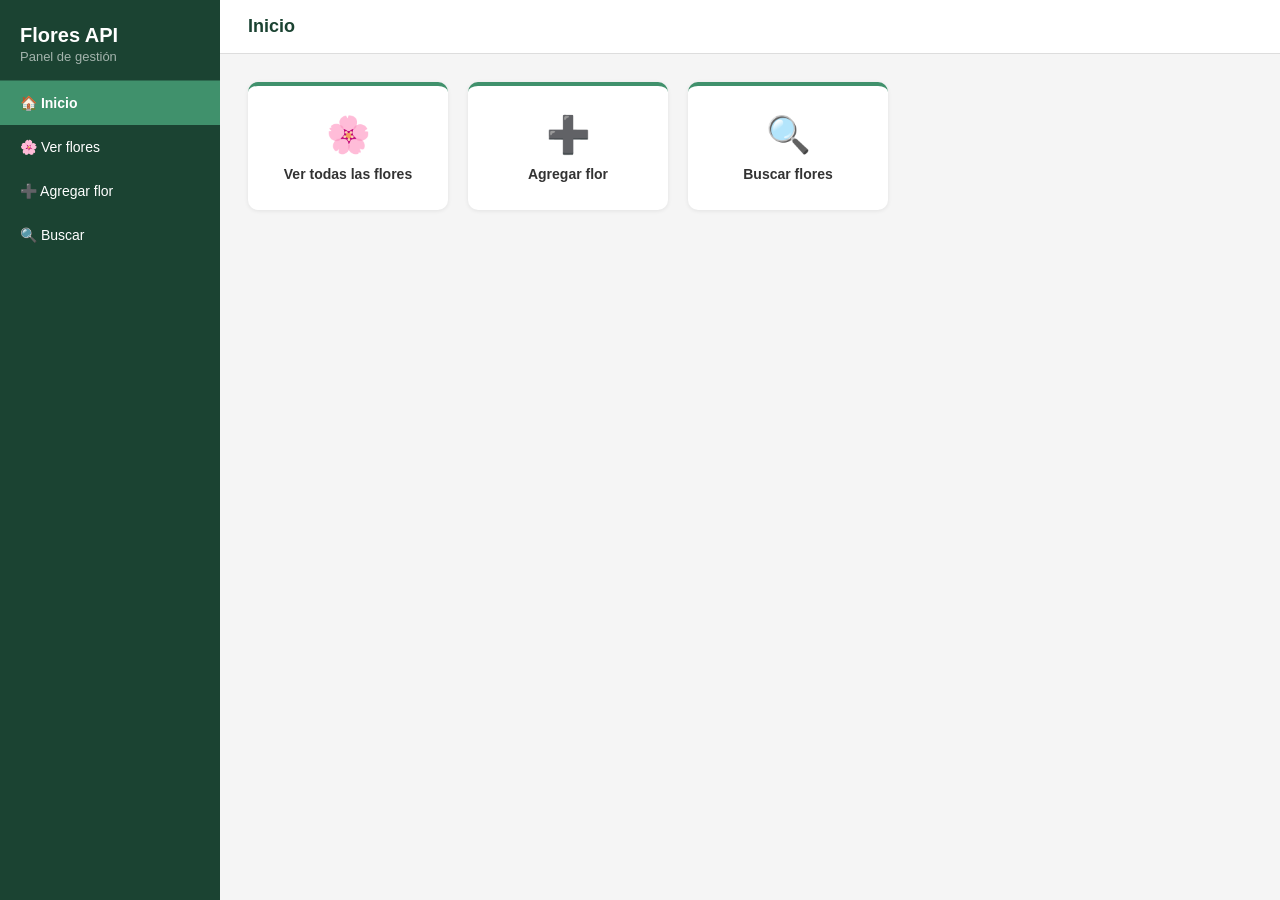
<file: index.html>
<!DOCTYPE html>
<html lang="es">
<head>
    <meta charset="UTF-8">
    <title>Flores</title>
    <style>
        * { box-sizing: border-box; margin: 0; padding: 0; }
        body { font-family: Arial, sans-serif; background: #f5f5f5; display: flex; height: 100vh; overflow: hidden; }

        /* SIDEBAR */
        .sidebar {
            width: 220px;
            background: #1b4332;
            color: white;
            display: flex;
            flex-direction: column;
            flex-shrink: 0;
        }
        .sidebar-logo {
            padding: 24px 20px 16px;
            font-size: 20px;
            font-weight: bold;
            border-bottom: 1px solid #2d6a4f;
        }
        .sidebar-logo span { font-size: 13px; font-weight: normal; display: block; opacity: 0.6; margin-top: 2px; }
        .nav-item {
            padding: 14px 20px;
            cursor: pointer;
            font-size: 14px;
            display: flex;
            align-items: center;
            gap: 10px;
            transition: background 0.15s;
            background: none;
            border: none;
            color: white;
            width: 100%;
            text-align: left;
        }
        .nav-item:hover { background: #2d6a4f; }
        .nav-item.active { background: #40916c; font-weight: bold; }

        /* MAIN */
        .main { flex: 1; display: flex; flex-direction: column; overflow: hidden; }

        .topbar {
            background: white;
            padding: 16px 28px;
            border-bottom: 1px solid #ddd;
            font-size: 18px;
            font-weight: bold;
            color: #1b4332;
        }

        .content { flex: 1; overflow-y: auto; padding: 28px; }

        /* PAGES */
        .page { display: none; }
        .page.active { display: block; }

        /* HOME */
        .cards-grid { display: flex; gap: 20px; flex-wrap: wrap; }
        .home-card {
            background: white;
            border-radius: 10px;
            padding: 28px 24px;
            width: 200px;
            cursor: pointer;
            box-shadow: 0 1px 4px rgba(0,0,0,0.08);
            text-align: center;
            transition: box-shadow 0.15s, transform 0.15s;
            border-top: 4px solid #40916c;
            border-left: none;
            border-right: none;
            border-bottom: none;
            font-family: Arial, sans-serif;
        }
        .home-card:hover { box-shadow: 0 4px 14px rgba(0,0,0,0.13); transform: translateY(-2px); }
        .home-card .icon { font-size: 36px; margin-bottom: 10px; }
        .home-card .label { font-size: 14px; font-weight: bold; color: #333; }

        /* TABLE */
        table { width: 100%; border-collapse: collapse; background: white; border-radius: 8px; overflow: hidden; box-shadow: 0 1px 4px rgba(0,0,0,0.08); }
        th { background: #1b4332; color: white; padding: 12px 14px; text-align: left; font-size: 13px; }
        td { padding: 11px 14px; border-bottom: 1px solid #f0f0f0; font-size: 13px; }
        tr:last-child td { border-bottom: none; }
        tr:hover td { background: #f9fef9; }
        .badge-si { background: #d8f3dc; color: #1b4332; padding: 2px 8px; border-radius: 10px; font-size: 11px; }
        .badge-no { background: #fde8e8; color: #cc3333; padding: 2px 8px; border-radius: 10px; font-size: 11px; }

        .btn { padding: 7px 14px; border: none; border-radius: 5px; cursor: pointer; font-size: 12px; font-weight: bold; }
        .btn-edit   { background: #fff3cd; color: #856404; }
        .btn-delete { background: #fde8e8; color: #cc3333; }
        .btn-edit:hover   { background: #ffe69c; }
        .btn-delete:hover { background: #f5c6cb; }
        .btn-primary { background: #40916c; color: white; padding: 9px 20px; font-size: 13px; border-radius: 6px; border: none; cursor: pointer; font-weight: bold; }
        .btn-primary:hover { background: #2d6a4f; }
        .btn-secondary { background: #eee; color: #555; padding: 9px 20px; font-size: 13px; border-radius: 6px; border: none; cursor: pointer; }

        /* FORM */
        .form-card { background: white; border-radius: 10px; padding: 28px; max-width: 560px; box-shadow: 0 1px 4px rgba(0,0,0,0.08); }
        .form-row { margin-bottom: 16px; }
        .form-row label { display: block; font-size: 12px; font-weight: bold; color: #444; margin-bottom: 5px; }
        .form-row input, .form-row select, .form-row textarea {
            width: 100%; padding: 9px 12px; border: 1px solid #ccc; border-radius: 6px; font-size: 13px;
        }
        .form-row input:focus, .form-row select:focus { outline: none; border-color: #40916c; }
        .form-cols { display: flex; gap: 14px; }
        .form-cols .form-row { flex: 1; }
        .form-actions { display: flex; gap: 10px; margin-top: 20px; }
        .required { color: #cc3333; }

        /* BUSCAR */
        .search-bar { display: flex; gap: 10px; margin-bottom: 20px; }
        .search-bar input, .search-bar select {
            padding: 9px 12px; border: 1px solid #ccc; border-radius: 6px; font-size: 13px; flex: 1;
        }

        /* TOAST */
        .toast {
            position: fixed; bottom: 30px; right: 30px;
            background: #1b4332; color: white;
            padding: 12px 20px; border-radius: 8px;
            font-size: 13px; box-shadow: 0 4px 12px rgba(0,0,0,0.2);
            opacity: 0; transition: opacity 0.3s;
            z-index: 999;
        }
        .toast.show { opacity: 1; }
        .toast.error { background: #cc3333; }

        /* MODAL */
        .modal-overlay {
            display: none; position: fixed; inset: 0;
            background: rgba(0,0,0,0.4); z-index: 100;
            align-items: center; justify-content: center;
        }
        .modal-overlay.show { display: flex; }
        .modal {
            background: white; border-radius: 10px; padding: 28px;
            width: 520px; max-height: 90vh; overflow-y: auto;
            box-shadow: 0 8px 32px rgba(0,0,0,0.2);
        }
        .modal h3 { margin-bottom: 20px; color: #1b4332; }

        .empty { text-align: center; padding: 40px; color: #aaa; font-size: 14px; }
    </style>
</head>
<body>

<!-- SIDEBAR -->
<div class="sidebar">
    <div class="sidebar-logo">
        Flores API
        <span>Panel de gestión</span>
    </div>
    <button class="nav-item active" onclick="goTo('home', this)">🏠 Inicio</button>
    <button class="nav-item" onclick="goTo('lista', this)">🌸 Ver flores</button>
    <button class="nav-item" onclick="goTo('crear', this)">➕ Agregar flor</button>
    <button class="nav-item" onclick="goTo('buscar', this)">🔍 Buscar</button>
</div>

<!-- MAIN -->
<div class="main">
    <div class="topbar" id="topbar-title">Inicio</div>
    <div class="content">

        <!-- HOME -->
        <div class="page active" id="page-home">
            <div class="cards-grid">
                <button class="home-card" onclick="goToNav('lista')">
                    <div class="icon">🌸</div>
                    <div class="label">Ver todas las flores</div>
                </button>
                <button class="home-card" onclick="goToNav('crear')">
                    <div class="icon">➕</div>
                    <div class="label">Agregar flor</div>
                </button>
                <button class="home-card" onclick="goToNav('buscar')">
                    <div class="icon">🔍</div>
                    <div class="label">Buscar flores</div>
                </button>
            </div>
        </div>

        <!-- LISTA -->
        <div class="page" id="page-lista">
            <div style="display:flex; justify-content:space-between; align-items:center; margin-bottom:18px;">
                <span style="font-size:13px;color:#666;" id="lista-count"></span>
                <button class="btn-primary" onclick="goToNav('crear')">+ Agregar flor</button>
            </div>
            <div id="tabla-container">
                <div class="empty">Cargando...</div>
            </div>
        </div>

        <!-- CREAR -->
        <div class="page" id="page-crear">
            <div class="form-card">
                <div class="form-row">
                    <label for="c-nombre">Nombre <span class="required">*</span></label>
                    <input type="text" id="c-nombre" placeholder="ej: Rosa Roja">
                </div>
                <div class="form-cols">
                    <div class="form-row">
                        <label for="c-color">Color</label>
                        <input type="text" id="c-color" placeholder="ej: rojo">
                    </div>
                    <div class="form-row">
                        <label for="c-familia">Familia</label>
                        <input type="text" id="c-familia" placeholder="ej: Rosaceae">
                    </div>
                </div>
                <div class="form-row">
                    <label for="c-descripcion">Descripción</label>
                    <input type="text" id="c-descripcion" placeholder="ej: Flor clásica de jardín">
                </div>
                <div class="form-cols">
                    <div class="form-row">
                        <label for="c-precio">Precio</label>
                        <input type="number" id="c-precio" placeholder="ej: 25.00" step="0.01" min="0">
                    </div>
                    <div class="form-row">
                        <label for="c-temporada">Temporada</label>
                        <select id="c-temporada">
                            <option value="">-- ninguna --</option>
                            <option value="primavera">Primavera</option>
                            <option value="verano">Verano</option>
                            <option value="otoño">Otoño</option>
                            <option value="invierno">Invierno</option>
                            <option value="todo el año">Todo el año</option>
                        </select>
                    </div>
                </div>
                <div class="form-row">
                    <label for="c-disponible">Disponible</label>
                    <select id="c-disponible">
                        <option value="true">Sí</option>
                        <option value="false">No</option>
                    </select>
                </div>
                <div class="form-actions">
                    <button class="btn-primary" onclick="crearFlor()">Guardar flor</button>
                    <button class="btn-secondary" onclick="limpiarCrear()">Limpiar</button>
                </div>
            </div>
        </div>

        <!-- BUSCAR -->
        <div class="page" id="page-buscar">
            <div class="search-bar">
                <input type="text" id="buscar-input" placeholder="Buscar por nombre..." onkeydown="if(event.key==='Enter') buscar()">
                <select id="buscar-tipo">
                    <option value="nombre">Por nombre</option>
                    <option value="color">Por color</option>
                    <option value="temporada">Por temporada</option>
                </select>
                <button class="btn-primary" onclick="buscar()">Buscar</button>
            </div>
            <div id="buscar-resultado"></div>
        </div>

    </div>
</div>

<!-- MODAL EDITAR -->
<div class="modal-overlay" id="modal-editar">
    <div class="modal">
        <h3>Editar flor</h3>
        <input type="hidden" id="e-id">
        <div class="form-row">
            <label for="e-nombre">Nombre <span class="required">*</span></label>
            <input type="text" id="e-nombre">
        </div>
        <div class="form-cols">
            <div class="form-row">
                <label for="e-color">Color</label>
                <input type="text" id="e-color">
            </div>
            <div class="form-row">
                <label for="e-familia">Familia</label>
                <input type="text" id="e-familia">
            </div>
        </div>
        <div class="form-row">
            <label for="e-descripcion">Descripción</label>
            <input type="text" id="e-descripcion">
        </div>
        <div class="form-cols">
            <div class="form-row">
                <label for="e-precio">Precio</label>
                <input type="number" id="e-precio" step="0.01" min="0">
            </div>
            <div class="form-row">
                <label for="e-temporada">Temporada</label>
                <select id="e-temporada">
                    <option value="">-- ninguna --</option>
                    <option value="primavera">Primavera</option>
                    <option value="verano">Verano</option>
                    <option value="otoño">Otoño</option>
                    <option value="invierno">Invierno</option>
                    <option value="todo el año">Todo el año</option>
                </select>
            </div>
        </div>
        <div class="form-row">
            <label for="e-disponible">Disponible</label>
            <select id="e-disponible">
                <option value="true">Sí</option>
                <option value="false">No</option>
            </select>
        </div>
        <div class="form-actions">
            <button class="btn-primary" onclick="guardarEdicion()">Guardar cambios</button>
            <button class="btn-secondary" onclick="cerrarModal()">Cancelar</button>
        </div>
    </div>
</div>

<!-- TOAST -->
<div class="toast" id="toast"></div>

<script>
const BASE = 'http://localhost:8080/api/flores';

// ---- NAVEGACIÓN ----
const titulos = { home: 'Inicio', lista: 'Flores registradas', crear: 'Agregar nueva flor', buscar: 'Buscar flores' };

function goTo(page, navEl) {
    document.querySelectorAll('.page').forEach(p => p.classList.remove('active'));
    document.querySelectorAll('.nav-item').forEach(n => n.classList.remove('active'));
    document.getElementById('page-' + page).classList.add('active');
    if (navEl) navEl.classList.add('active');
    document.getElementById('topbar-title').textContent = titulos[page];
    if (page === 'lista') cargarTabla();
}

function goToNav(page) {
    const navItems = document.querySelectorAll('.nav-item');
    const idx = { home: 0, lista: 1, crear: 2, buscar: 3 };
    goTo(page, navItems[idx[page]]);
}

// ---- TABLA ----
async function cargarTabla() {
    const container = document.getElementById('tabla-container');
    container.innerHTML = '<div class="empty">Cargando...</div>';
    try {
        const r = await fetch(BASE);
        const json = await r.json();
        const flores = json.data || [];
        document.getElementById('lista-count').textContent = flores.length + ' flor(es) registrada(s)';
        if (flores.length === 0) {
            container.innerHTML = '<div class="empty">No hay flores registradas aún.</div>';
            return;
        }
        container.innerHTML = `
            <table>
                <thead>
                    <tr>
                        <th>ID</th><th>Nombre</th><th>Color</th><th>Familia</th>
                        <th>Precio</th><th>Temporada</th><th>Disponible</th><th>Acciones</th>
                    </tr>
                </thead>
                <tbody>
                    ${flores.map(f => `
                    <tr>
                        <td>${f.id}</td>
                        <td><strong>${f.nombre}</strong></td>
                        <td>${f.color || '—'}</td>
                        <td>${f.familia || '—'}</td>
                        <td>${f.precio != null ? '$' + f.precio.toFixed(2) : '—'}</td>
                        <td>${f.temporada || '—'}</td>
                        <td><span class="${f.disponible ? 'badge-si' : 'badge-no'}">${f.disponible ? 'Sí' : 'No'}</span></td>
                        <td style="display:flex;gap:6px;">
                            <button class="btn btn-edit" onclick="abrirEditar(${f.id})">Editar</button>
                            <button class="btn btn-delete" onclick="eliminar(${f.id}, '${f.nombre}')">Eliminar</button>
                        </td>
                    </tr>`).join('')}
                </tbody>
            </table>`;
    } catch (e) {
        container.innerHTML = '<div class="empty">No se pudo conectar con el servidor.</div>';
    }
}

// ---- CREAR ----
async function crearFlor() {
    const nombre = document.getElementById('c-nombre').value.trim();
    if (!nombre) { toast('El nombre es requerido', true); return; }

    const body = { nombre };
    const color       = document.getElementById('c-color').value.trim();
    const familia     = document.getElementById('c-familia').value.trim();
    const descripcion = document.getElementById('c-descripcion').value.trim();
    const precio      = document.getElementById('c-precio').value;
    const temporada   = document.getElementById('c-temporada').value;
    const disponible  = document.getElementById('c-disponible').value;

    if (color)       body.color       = color;
    if (familia)     body.familia     = familia;
    if (descripcion) body.descripcion = descripcion;
    if (precio)      body.precio      = parseFloat(precio);
    if (temporada)   body.temporada   = temporada;
    body.disponible = disponible === 'true';

    const r = await fetch(BASE, { method: 'POST', headers: { 'Content-Type': 'application/json' }, body: JSON.stringify(body) });
    const json = await r.json();
    if (json.success) {
        toast('Flor creada correctamente');
        limpiarCrear();
        goToNav('lista');
    } else {
        toast(json.message, true);
    }
}

function limpiarCrear() {
    ['c-nombre','c-color','c-familia','c-descripcion','c-precio'].forEach(id => document.getElementById(id).value = '');
    document.getElementById('c-temporada').value = '';
    document.getElementById('c-disponible').value = 'true';
}

// ---- EDITAR ----
async function abrirEditar(id) {
    const r = await fetch(`${BASE}/${id}`);
    const json = await r.json();
    const f = json.data;
    document.getElementById('e-id').value          = f.id;
    document.getElementById('e-nombre').value      = f.nombre || '';
    document.getElementById('e-color').value       = f.color || '';
    document.getElementById('e-familia').value     = f.familia || '';
    document.getElementById('e-descripcion').value = f.descripcion || '';
    document.getElementById('e-precio').value      = f.precio != null ? f.precio : '';
    document.getElementById('e-temporada').value   = f.temporada || '';
    document.getElementById('e-disponible').value  = f.disponible ? 'true' : 'false';
    document.getElementById('modal-editar').classList.add('show');
}

function cerrarModal() {
    document.getElementById('modal-editar').classList.remove('show');
}

async function guardarEdicion() {
    const id     = document.getElementById('e-id').value;
    const nombre = document.getElementById('e-nombre').value.trim();
    if (!nombre) { toast('El nombre es requerido', true); return; }

    const body = {
        nombre,
        color:       document.getElementById('e-color').value.trim() || null,
        familia:     document.getElementById('e-familia').value.trim() || null,
        descripcion: document.getElementById('e-descripcion').value.trim() || null,
        precio:      document.getElementById('e-precio').value ? parseFloat(document.getElementById('e-precio').value) : null,
        temporada:   document.getElementById('e-temporada').value || null,
        disponible:  document.getElementById('e-disponible').value === 'true'
    };

    const r = await fetch(`${BASE}/${id}`, { method: 'PUT', headers: { 'Content-Type': 'application/json' }, body: JSON.stringify(body) });
    const json = await r.json();
    if (json.success) {
        toast('Flor actualizada');
        cerrarModal();
        cargarTabla();
    } else {
        toast(json.message, true);
    }
}

// ---- ELIMINAR ----
async function eliminar(id, nombre) {
    if (!confirm(`¿Eliminar "${nombre}"?`)) return;
    const r = await fetch(`${BASE}/${id}`, { method: 'DELETE' });
    const json = await r.json();
    if (json.success) {
        toast('Flor eliminada');
        cargarTabla();
    } else {
        toast(json.message, true);
    }
}

// ---- BUSCAR ----
async function buscar() {
    const valor = document.getElementById('buscar-input').value.trim();
    const tipo  = document.getElementById('buscar-tipo').value;
    if (!valor) { toast('Ingresa un término de búsqueda', true); return; }

    const urls = {
        nombre:    `${BASE}/buscar?nombre=${encodeURIComponent(valor)}`,
        color:     `${BASE}/color?color=${encodeURIComponent(valor)}`,
        temporada: `${BASE}/temporada?temporada=${encodeURIComponent(valor)}`
    };

    const r = await fetch(urls[tipo]);
    const json = await r.json();
    const flores = json.data || [];
    const container = document.getElementById('buscar-resultado');

    if (flores.length === 0) {
        container.innerHTML = '<div class="empty">Sin resultados.</div>';
        return;
    }
    container.innerHTML = `
        <table>
            <thead>
                <tr><th>ID</th><th>Nombre</th><th>Color</th><th>Familia</th><th>Precio</th><th>Temporada</th><th>Disponible</th></tr>
            </thead>
            <tbody>
                ${flores.map(f => `
                <tr>
                    <td>${f.id}</td>
                    <td><strong>${f.nombre}</strong></td>
                    <td>${f.color || '—'}</td>
                    <td>${f.familia || '—'}</td>
                    <td>${f.precio != null ? '$' + f.precio.toFixed(2) : '—'}</td>
                    <td>${f.temporada || '—'}</td>
                    <td><span class="${f.disponible ? 'badge-si' : 'badge-no'}">${f.disponible ? 'Sí' : 'No'}</span></td>
                </tr>`).join('')}
            </tbody>
        </table>`;
}

// ---- TOAST ----
function toast(msg, error = false) {
    const el = document.getElementById('toast');
    el.textContent = msg;
    el.className = 'toast show' + (error ? ' error' : '');
    setTimeout(() => el.className = 'toast', 2800);
}

// Cerrar modal clickando fuera
document.getElementById('modal-editar').addEventListener('click', function(e) {
    if (e.target === this) cerrarModal();
});
</script>
</body>
</html>
</file>
